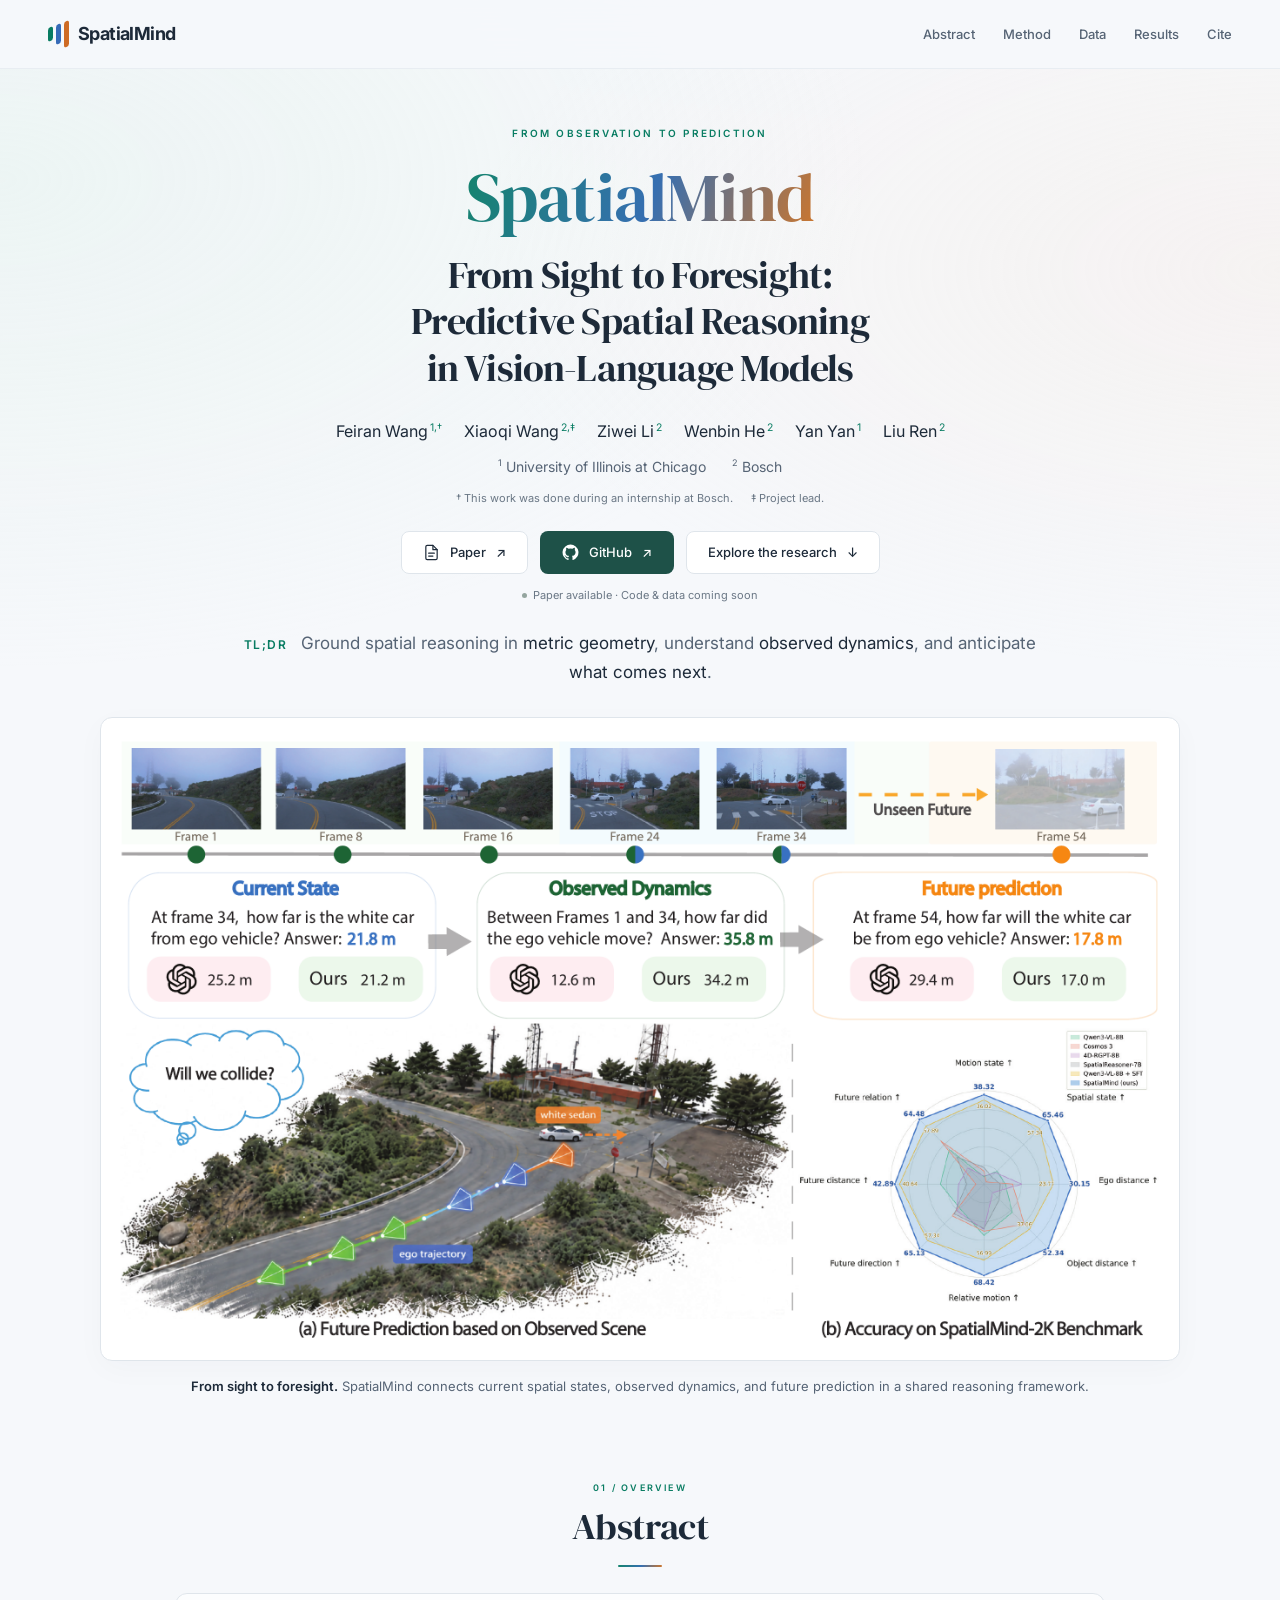
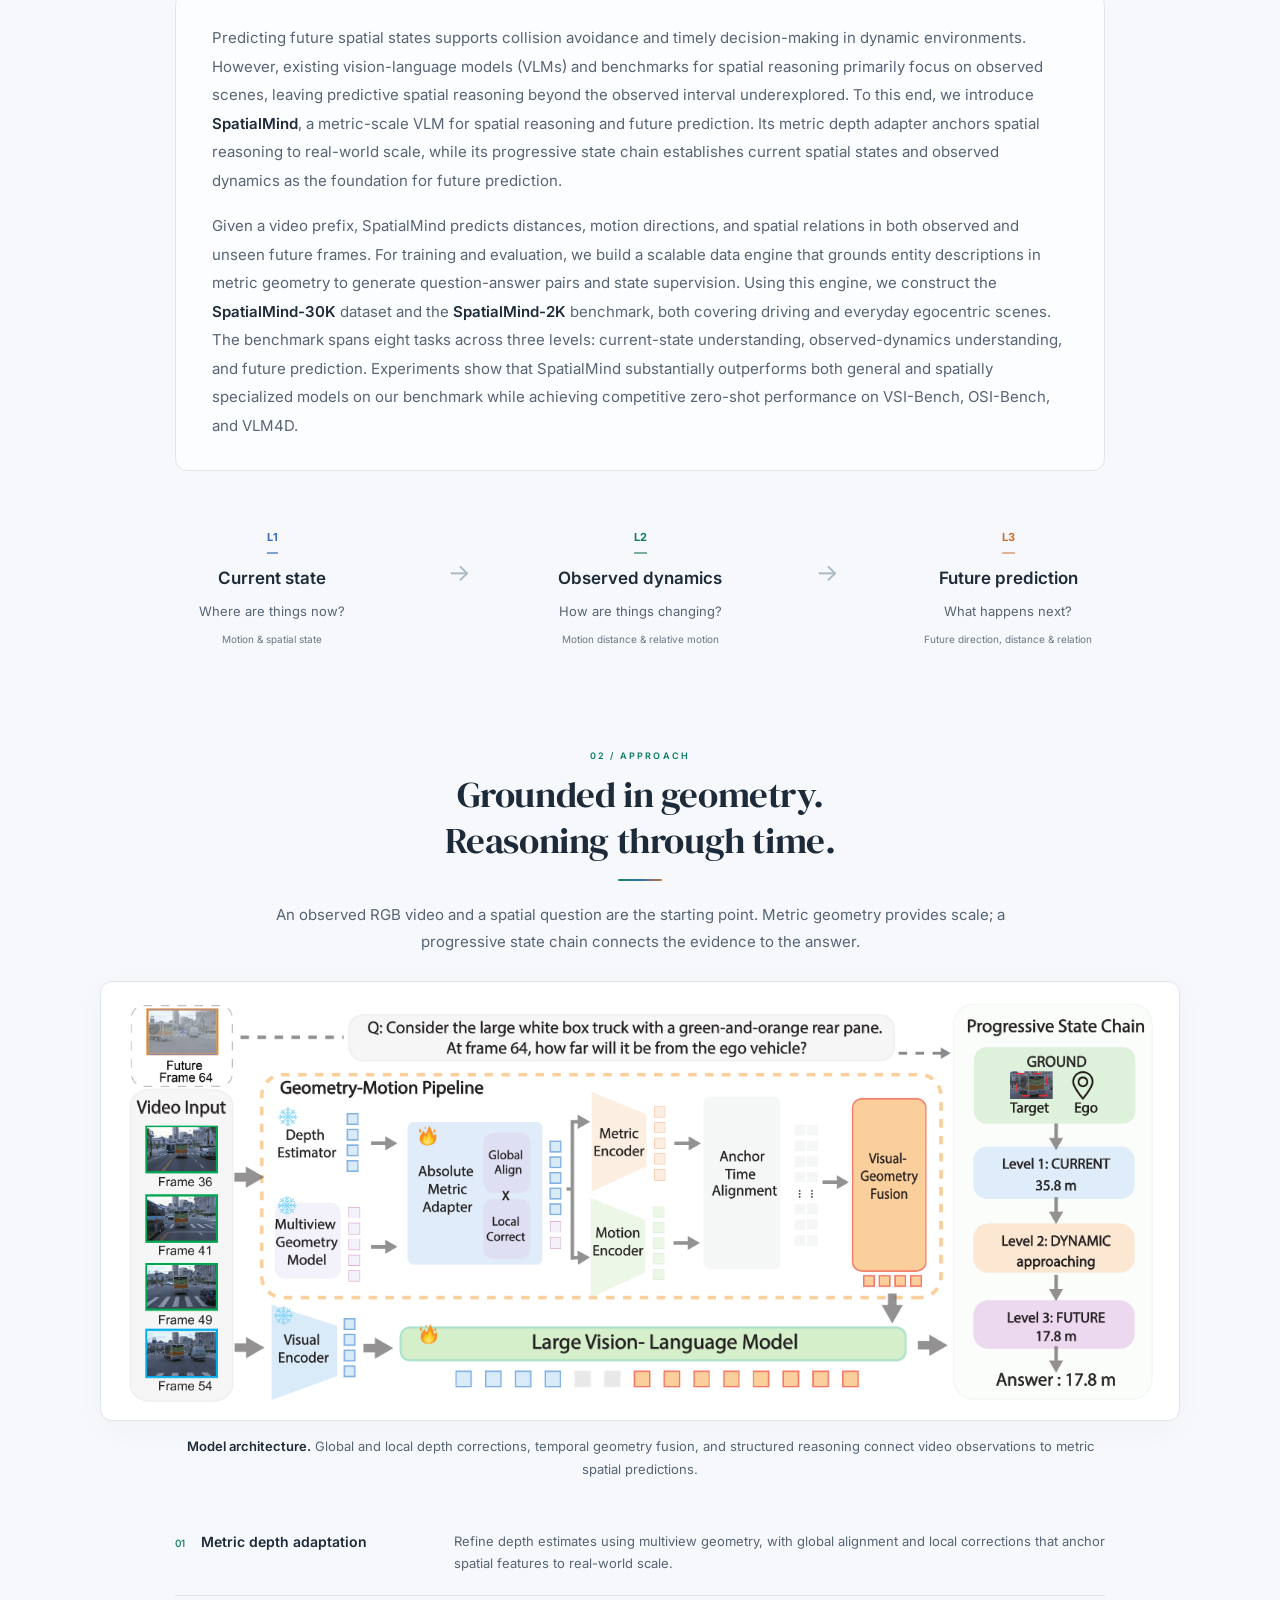
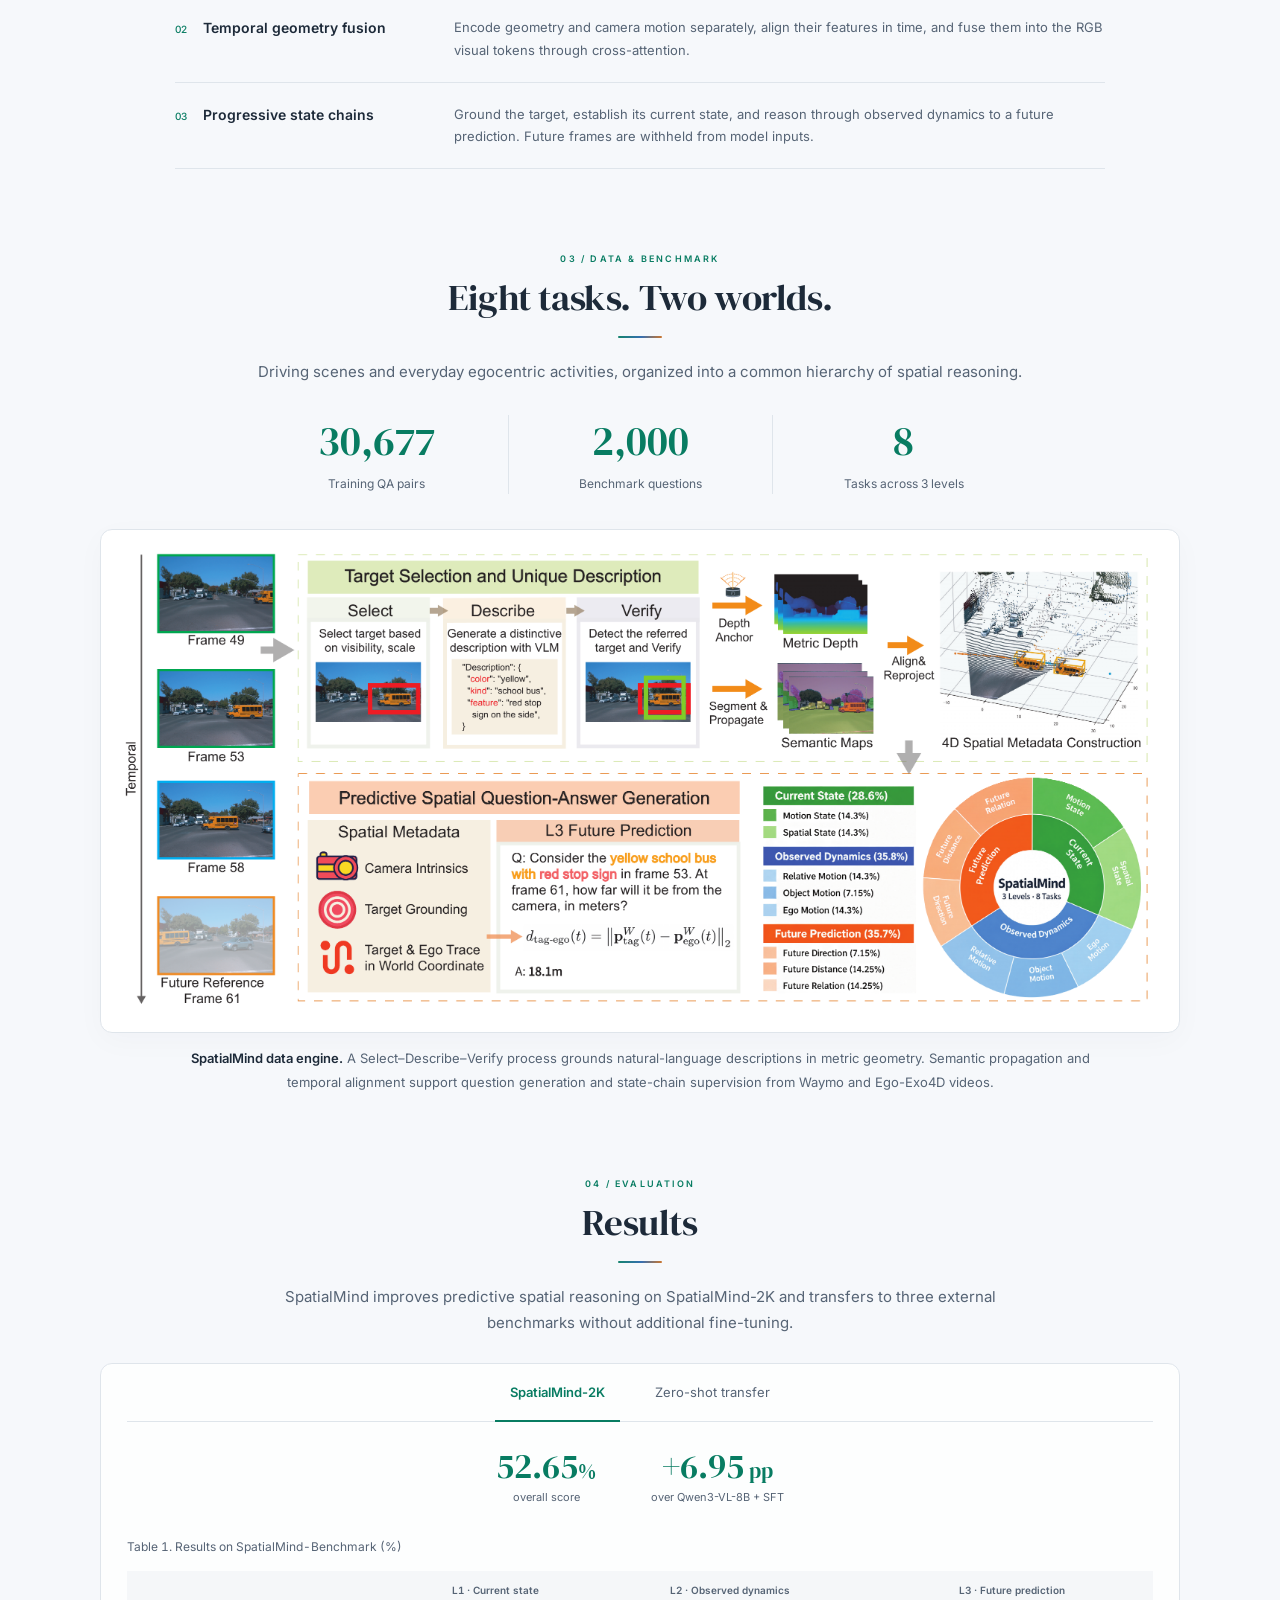
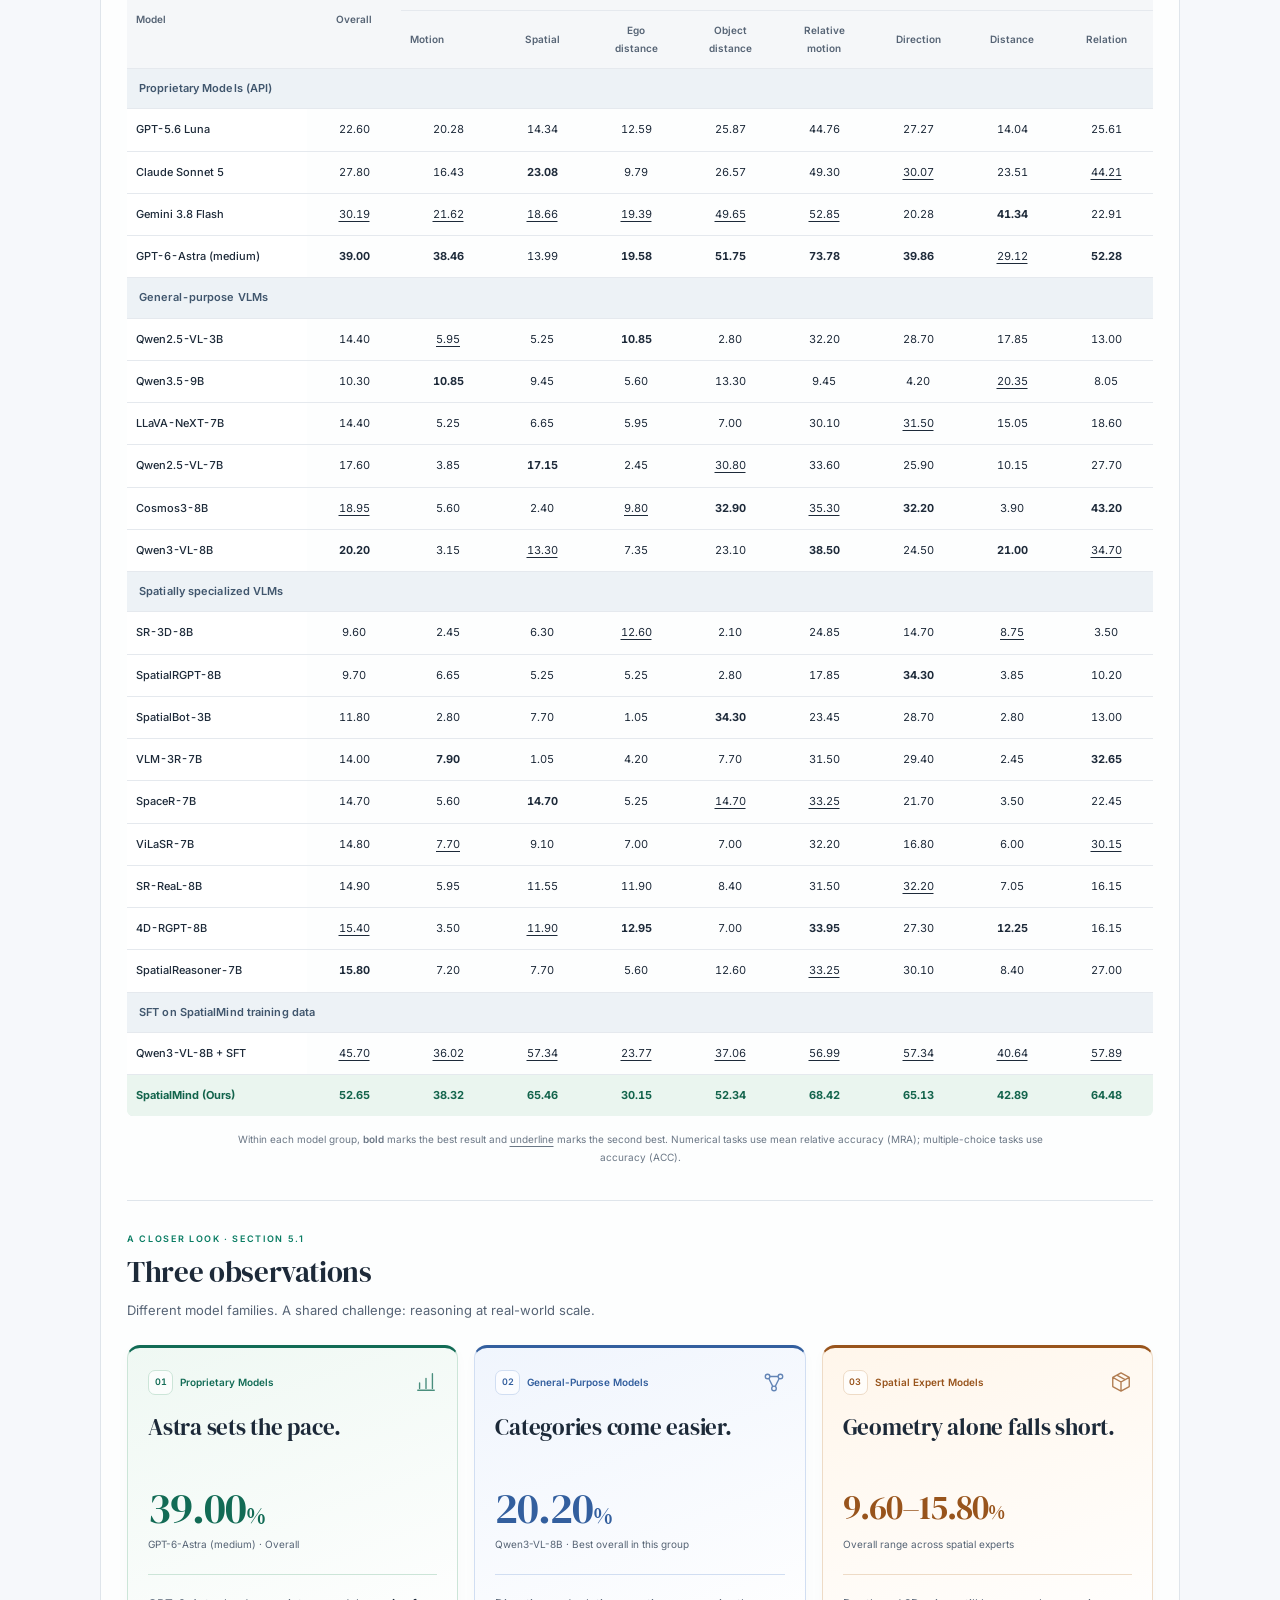
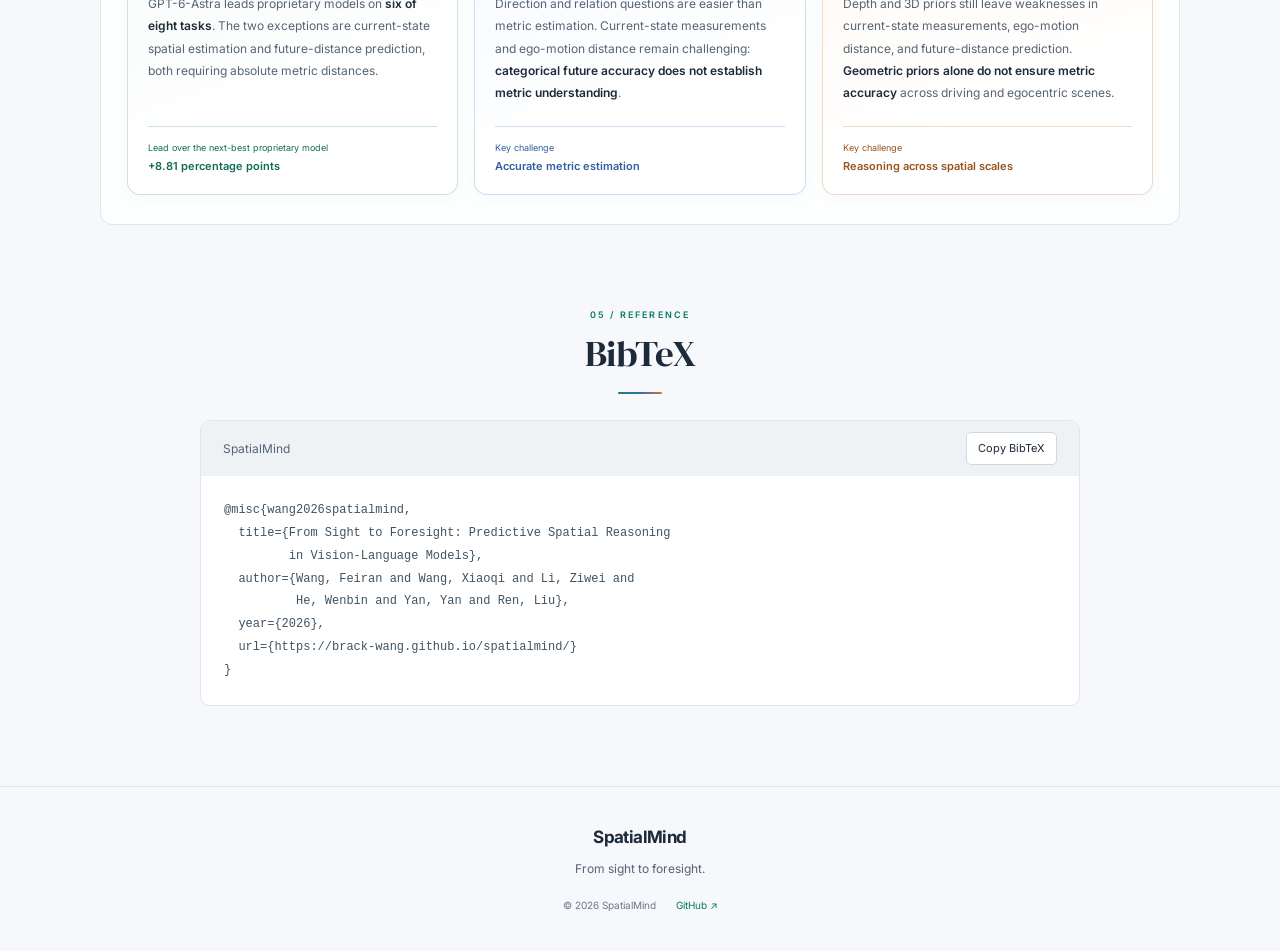
<file: index.html>
<!doctype html>
<html lang="en">
<head>
  <meta charset="utf-8">
  <meta name="viewport" content="width=device-width, initial-scale=1">
  <meta name="theme-color" content="#f6f8fb">
  <title>SpatialMind — From Sight to Foresight</title>
  <meta name="description" content="SpatialMind: metric-scale spatial reasoning and future prediction in vision-language models. From current spatial states and observed dynamics to unseen future frames.">
  <meta property="og:type" content="website">
  <meta property="og:title" content="SpatialMind — From Sight to Foresight">
  <meta property="og:description" content="Predictive Spatial Reasoning in Vision-Language Models">
  <meta property="og:url" content="https://brack-wang.github.io/spatialmind/">
  <meta property="og:image" content="https://brack-wang.github.io/spatialmind/teaser.png">
  <meta name="twitter:card" content="summary_large_image">
  <link rel="canonical" href="https://brack-wang.github.io/spatialmind/">
  <link rel="icon" href="favicon.svg" type="image/svg+xml">
  <link rel="preconnect" href="https://fonts.googleapis.com">
  <link rel="preconnect" href="https://fonts.gstatic.com" crossorigin>
  <link href="https://fonts.googleapis.com/css2?family=DM+Serif+Display&family=Inter:wght@400;500;600;700&display=swap" rel="stylesheet">
  <link rel="stylesheet" href="style.css">
  <script src="site.js" defer></script>
</head>
<body>
  <a class="skip-link" href="#main">Skip to content</a>
  <header class="site-header">
    <div class="nav-shell">
      <a class="wordmark" href="#top" aria-label="SpatialMind, back to top"><span class="brand-mark" aria-hidden="true"><i></i><i></i><i></i></span>SpatialMind</a>
      <nav aria-label="Main navigation">
        <a href="#abstract">Abstract</a><a href="#method">Method</a><a href="#data">Data</a><a href="#results">Results</a><a href="#citation">Cite</a>
      </nav>
    </div>
  </header>

  <main id="main">
    <section class="hero container" id="top" aria-labelledby="paper-title">
      <p class="eyebrow">FROM OBSERVATION TO PREDICTION</p>
      <h1 id="paper-title"><span class="project-name">SpatialMind</span><span class="paper-title">From Sight to Foresight:<br>Predictive Spatial Reasoning<br class="desktop-break"> in Vision-Language Models</span></h1>
      <div class="authors" aria-label="Authors">
        <span><a href="https://brack-wang.github.io/">Feiran Wang</a><sup>1,†</sup></span>
        <span><a href="https://scholar.google.com/citations?user=i__pLDEAAAAJ&amp;hl=en">Xiaoqi Wang</a><sup>2,‡</sup></span>
        <span><a href="https://sites.google.com/view/ziwei-li/home?pli=1&amp;authuser=0">Ziwei Li</a><sup>2</sup></span>
        <span><a href="https://hewenbin.github.io/">Wenbin He</a><sup>2</sup></span>
        <span><a href="https://tomyan555.github.io/">Yan Yan</a><sup>1</sup></span>
        <span><a href="https://www.liu-ren.com/">Liu Ren</a><sup>2</sup></span>
      </div>
      <div class="affiliations"><span><sup>1</sup> University of Illinois at Chicago</span><span><sup>2</sup> Bosch</span></div>
      <p class="author-notes"><span>† This work was done during an internship at Bosch.</span><span>‡ Project lead.</span></p>
      <div class="hero-actions">
        <a class="button button-secondary" href="https://arxiv.org/pdf/2610.04139"><svg viewBox="0 0 24 24" fill="none" stroke="currentColor" stroke-width="1.7" stroke-linecap="round" stroke-linejoin="round" aria-hidden="true"><path d="M14 2H6a2 2 0 0 0-2 2v16a2 2 0 0 0 2 2h12a2 2 0 0 0 2-2V8Z"/><path d="M14 2v6h6M8 13h8M8 17h6"/></svg>Paper <span aria-hidden="true">↗</span></a>
        <a class="button button-primary" href="https://github.com/Brack-Wang/spatialmind"><svg viewBox="0 0 24 24" aria-hidden="true"><path fill="currentColor" d="M12 .8a11.2 11.2 0 0 0-3.54 21.83c.56.1.77-.24.77-.54v-2.1c-3.12.68-3.78-1.33-3.78-1.33-.51-1.3-1.25-1.64-1.25-1.64-1.02-.7.08-.69.08-.69 1.13.08 1.72 1.16 1.72 1.16 1 1.71 2.62 1.22 3.26.93.1-.72.4-1.22.71-1.5-2.49-.28-5.11-1.24-5.11-5.53 0-1.22.44-2.22 1.16-3-.12-.28-.5-1.42.11-2.96 0 0 .94-.3 3.08 1.15a10.7 10.7 0 0 1 5.6 0c2.14-1.45 3.08-1.15 3.08-1.15.61 1.54.23 2.68.11 2.96.72.78 1.16 1.78 1.16 3 0 4.3-2.62 5.24-5.12 5.52.4.35.76 1.03.76 2.08v3.1c0 .3.2.65.77.54A11.2 11.2 0 0 0 12 .8Z"/></svg>GitHub <span aria-hidden="true">↗</span></a>
        <a class="button button-secondary" href="#abstract">Explore the research <span aria-hidden="true">↓</span></a>
      </div>
      <p class="release-note"><span aria-hidden="true"></span>Paper available · Code &amp; data coming soon</p>
      <p class="tldr"><strong>TL;DR</strong> Ground spatial reasoning in <em>metric geometry</em>, understand <em>observed dynamics</em>, and anticipate <em>what comes next</em>.</p>
    </section>

    <div class="container">
      <figure class="figure-block hero-figure">
        <a class="figure-frame" href="teaser.png" data-lightbox aria-label="Enlarge the SpatialMind overview"><img src="teaser.png" width="2400" height="1398" alt="SpatialMind reasons from a current distance estimate through observed motion to future distance prediction. A driving example and an eight-task benchmark comparison illustrate the approach." fetchpriority="high"></a>
        <figcaption><strong>From sight to foresight.</strong> SpatialMind connects current spatial states, observed dynamics, and future prediction in a shared reasoning framework.</figcaption>
      </figure>
    </div>

    <section class="section container" id="abstract" aria-labelledby="abstract-title">
      <div class="section-heading"><span class="section-label">01 / OVERVIEW</span><h2 id="abstract-title">Abstract</h2></div>
      <div class="paper-panel abstract-text">
        <p>Predicting future spatial states supports collision avoidance and timely decision-making in dynamic environments. However, existing vision-language models (VLMs) and benchmarks for spatial reasoning primarily focus on observed scenes, leaving predictive spatial reasoning beyond the observed interval underexplored. To this end, we introduce <strong>SpatialMind</strong>, a metric-scale VLM for spatial reasoning and future prediction. Its metric depth adapter anchors spatial reasoning to real-world scale, while its progressive state chain establishes current spatial states and observed dynamics as the foundation for future prediction.</p>
        <p>Given a video prefix, SpatialMind predicts distances, motion directions, and spatial relations in both observed and unseen future frames. For training and evaluation, we build a scalable data engine that grounds entity descriptions in metric geometry to generate question-answer pairs and state supervision. Using this engine, we construct the <strong>SpatialMind-30K</strong> dataset and the <strong>SpatialMind-2K</strong> benchmark, both covering driving and everyday egocentric scenes. The benchmark spans eight tasks across three levels: current-state understanding, observed-dynamics understanding, and future prediction. Experiments show that SpatialMind substantially outperforms both general and spatially specialized models on our benchmark while achieving competitive zero-shot performance on VSI-Bench, OSI-Bench, and VLM4D.</p>
      </div>
      <ol class="reasoning-levels">
        <li><span class="level-index">L1</span><h3>Current state</h3><p>Where are things now?</p><span>Motion &amp; spatial state</span></li>
        <li><span class="level-index">L2</span><h3>Observed dynamics</h3><p>How are things changing?</p><span>Motion distance &amp; relative motion</span></li>
        <li><span class="level-index">L3</span><h3>Future prediction</h3><p>What happens next?</p><span>Future direction, distance &amp; relation</span></li>
      </ol>
    </section>

    <section class="section container" id="method" aria-labelledby="method-title">
      <div class="section-heading"><span class="section-label">02 / APPROACH</span><h2 id="method-title">Grounded in geometry.<br>Reasoning through time.</h2></div>
      <p class="section-intro">An observed RGB video and a spatial question are the starting point. Metric geometry provides scale; a progressive state chain connects the evidence to the answer.</p>
      <figure class="figure-block">
        <a class="figure-frame" href="model.png" data-lightbox aria-label="Enlarge the model architecture"><img src="model.png" width="2800" height="1083" loading="lazy" alt="SpatialMind architecture with metric depth refinement, separate geometry and motion encoders, anchor time alignment, visual-geometry fusion, and progressive state-chain reasoning."></a>
        <figcaption><strong>Model architecture.</strong> Global and local depth corrections, temporal geometry fusion, and structured reasoning connect video observations to metric spatial predictions.</figcaption>
      </figure>
      <dl class="method-details">
        <div><dt><span>01</span> Metric depth adaptation</dt><dd>Refine depth estimates using multiview geometry, with global alignment and local corrections that anchor spatial features to real-world scale.</dd></div>
        <div><dt><span>02</span> Temporal geometry fusion</dt><dd>Encode geometry and camera motion separately, align their features in time, and fuse them into the RGB visual tokens through cross-attention.</dd></div>
        <div><dt><span>03</span> Progressive state chains</dt><dd>Ground the target, establish its current state, and reason through observed dynamics to a future prediction. Future frames are withheld from model inputs.</dd></div>
      </dl>
    </section>

    <section class="section container" id="data" aria-labelledby="data-title">
      <div class="section-heading"><span class="section-label">03 / DATA &amp; BENCHMARK</span><h2 id="data-title">Eight tasks. Two worlds.</h2></div>
      <p class="section-intro">Driving scenes and everyday egocentric activities, organized into a common hierarchy of spatial reasoning.</p>
      <div class="dataset-stats"><div><strong>30,677</strong><span>Training QA pairs</span></div><div><strong>2,000</strong><span>Benchmark questions</span></div><div><strong>8</strong><span>Tasks across 3 levels</span></div></div>
      <figure class="figure-block">
        <a class="figure-frame" href="data-engine.png" data-lightbox aria-label="Enlarge the data engine"><img src="data-engine.png" width="2800" height="1257" loading="lazy" alt="The SpatialMind data engine links target selection and verified entity descriptions to metric geometry, temporal spatial metadata, and question-answer generation across eight tasks."></a>
        <figcaption><strong>SpatialMind data engine.</strong> A Select–Describe–Verify process grounds natural-language descriptions in metric geometry. Semantic propagation and temporal alignment support question generation and state-chain supervision from Waymo and Ego-Exo4D videos.</figcaption>
      </figure>
    </section>

    <section class="section container" id="results" aria-labelledby="results-title">
      <div class="section-heading"><span class="section-label">04 / EVALUATION</span><h2 id="results-title">Results</h2></div>
      <p class="section-intro">SpatialMind improves predictive spatial reasoning on SpatialMind-2K and transfers to three external benchmarks without additional fine-tuning.</p>
      <div class="results-tabs" data-tabs>
        <div class="tab-list" role="tablist" aria-label="Evaluation benchmark">
          <button role="tab" id="tab-spatialmind" aria-controls="panel-spatialmind" aria-selected="true" tabindex="0">SpatialMind-2K</button>
          <button role="tab" id="tab-transfer" aria-controls="panel-transfer" aria-selected="false" tabindex="-1">Zero-shot transfer</button>
        </div>
        <div id="panel-spatialmind" role="tabpanel" aria-labelledby="tab-spatialmind" tabindex="0">
          <div class="result-summary"><p><strong>52.65<span>%</span></strong> overall score</p><p><strong>+6.95<span> pp</span></strong> over Qwen3-VL-8B + SFT</p></div>
          <div class="table-scroll" tabindex="0" role="region" aria-label="SpatialMind-2K results, scroll horizontally for all tasks">
            <table class="results-table benchmark-table" aria-describedby="benchmark-table-note">
              <caption>Table 1. Results on SpatialMind-Benchmark (%)</caption>
              <thead>
                <tr><th scope="col" rowspan="2">Model</th><th scope="col" rowspan="2">Overall</th><th scope="colgroup" colspan="2">L1 · Current state</th><th scope="colgroup" colspan="3">L2 · Observed dynamics</th><th scope="colgroup" colspan="3">L3 · Future prediction</th></tr>
                <tr><th scope="col">Motion</th><th scope="col">Spatial</th><th scope="col">Ego<br>distance</th><th scope="col">Object<br>distance</th><th scope="col">Relative<br>motion</th><th scope="col">Direction</th><th scope="col">Distance</th><th scope="col">Relation</th></tr>
              </thead>
              <tbody>
                <tr class="model-group"><th colspan="10" scope="rowgroup"><span>Proprietary Models (API)</span></th></tr>
                <tr><th scope="row">GPT-5.6 Luna</th><td>22.60</td><td>20.28</td><td>14.34</td><td>12.59</td><td>25.87</td><td>44.76</td><td>27.27</td><td>14.04</td><td>25.61</td></tr>
                <tr><th scope="row">Claude Sonnet 5</th><td>27.80</td><td>16.43</td><td><strong>23.08</strong></td><td>9.79</td><td>26.57</td><td>49.30</td><td><span class="second-best">30.07</span></td><td>23.51</td><td><span class="second-best">44.21</span></td></tr>
                <tr><th scope="row">Gemini 3.8 Flash</th><td><span class="second-best">30.19</span></td><td><span class="second-best">21.62</span></td><td><span class="second-best">18.66</span></td><td><span class="second-best">19.39</span></td><td><span class="second-best">49.65</span></td><td><span class="second-best">52.85</span></td><td>20.28</td><td><strong>41.34</strong></td><td>22.91</td></tr>
                <tr><th scope="row">GPT-6-Astra (medium)</th><td><strong>39.00</strong></td><td><strong>38.46</strong></td><td>13.99</td><td><strong>19.58</strong></td><td><strong>51.75</strong></td><td><strong>73.78</strong></td><td><strong>39.86</strong></td><td><span class="second-best">29.12</span></td><td><strong>52.28</strong></td></tr>
              </tbody>
              <tbody>
                <tr class="model-group"><th colspan="10" scope="rowgroup"><span>General-purpose VLMs</span></th></tr>
                <tr><th scope="row">Qwen2.5-VL-3B</th><td>14.40</td><td><span class="second-best">5.95</span></td><td>5.25</td><td><strong>10.85</strong></td><td>2.80</td><td>32.20</td><td>28.70</td><td>17.85</td><td>13.00</td></tr>
                <tr><th scope="row">Qwen3.5-9B</th><td>10.30</td><td><strong>10.85</strong></td><td>9.45</td><td>5.60</td><td>13.30</td><td>9.45</td><td>4.20</td><td><span class="second-best">20.35</span></td><td>8.05</td></tr>
                <tr><th scope="row">LLaVA-NeXT-7B</th><td>14.40</td><td>5.25</td><td>6.65</td><td>5.95</td><td>7.00</td><td>30.10</td><td><span class="second-best">31.50</span></td><td>15.05</td><td>18.60</td></tr>
                <tr><th scope="row">Qwen2.5-VL-7B</th><td>17.60</td><td>3.85</td><td><strong>17.15</strong></td><td>2.45</td><td><span class="second-best">30.80</span></td><td>33.60</td><td>25.90</td><td>10.15</td><td>27.70</td></tr>
                <tr><th scope="row">Cosmos3-8B</th><td><span class="second-best">18.95</span></td><td>5.60</td><td>2.40</td><td><span class="second-best">9.80</span></td><td><strong>32.90</strong></td><td><span class="second-best">35.30</span></td><td><strong>32.20</strong></td><td>3.90</td><td><strong>43.20</strong></td></tr>
                <tr><th scope="row">Qwen3-VL-8B</th><td><strong>20.20</strong></td><td>3.15</td><td><span class="second-best">13.30</span></td><td>7.35</td><td>23.10</td><td><strong>38.50</strong></td><td>24.50</td><td><strong>21.00</strong></td><td><span class="second-best">34.70</span></td></tr>
              </tbody>
              <tbody>
                <tr class="model-group"><th colspan="10" scope="rowgroup"><span>Spatially specialized VLMs</span></th></tr>
                <tr><th scope="row">SR-3D-8B</th><td>9.60</td><td>2.45</td><td>6.30</td><td><span class="second-best">12.60</span></td><td>2.10</td><td>24.85</td><td>14.70</td><td><span class="second-best">8.75</span></td><td>3.50</td></tr>
                <tr><th scope="row">SpatialRGPT-8B</th><td>9.70</td><td>6.65</td><td>5.25</td><td>5.25</td><td>2.80</td><td>17.85</td><td><strong>34.30</strong></td><td>3.85</td><td>10.20</td></tr>
                <tr><th scope="row">SpatialBot-3B</th><td>11.80</td><td>2.80</td><td>7.70</td><td>1.05</td><td><strong>34.30</strong></td><td>23.45</td><td>28.70</td><td>2.80</td><td>13.00</td></tr>
                <tr><th scope="row">VLM-3R-7B</th><td>14.00</td><td><strong>7.90</strong></td><td>1.05</td><td>4.20</td><td>7.70</td><td>31.50</td><td>29.40</td><td>2.45</td><td><strong>32.65</strong></td></tr>
                <tr><th scope="row">SpaceR-7B</th><td>14.70</td><td>5.60</td><td><strong>14.70</strong></td><td>5.25</td><td><span class="second-best">14.70</span></td><td><span class="second-best">33.25</span></td><td>21.70</td><td>3.50</td><td>22.45</td></tr>
                <tr><th scope="row">ViLaSR-7B</th><td>14.80</td><td><span class="second-best">7.70</span></td><td>9.10</td><td>7.00</td><td>7.00</td><td>32.20</td><td>16.80</td><td>6.00</td><td><span class="second-best">30.15</span></td></tr>
                <tr><th scope="row">SR-ReaL-8B</th><td>14.90</td><td>5.95</td><td>11.55</td><td>11.90</td><td>8.40</td><td>31.50</td><td><span class="second-best">32.20</span></td><td>7.05</td><td>16.15</td></tr>
                <tr><th scope="row">4D-RGPT-8B</th><td><span class="second-best">15.40</span></td><td>3.50</td><td><span class="second-best">11.90</span></td><td><strong>12.95</strong></td><td>7.00</td><td><strong>33.95</strong></td><td>27.30</td><td><strong>12.25</strong></td><td>16.15</td></tr>
                <tr><th scope="row">SpatialReasoner-7B</th><td><strong>15.80</strong></td><td>7.20</td><td>7.70</td><td>5.60</td><td>12.60</td><td><span class="second-best">33.25</span></td><td>30.10</td><td>8.40</td><td>27.00</td></tr>
              </tbody>
              <tbody>
                <tr class="model-group"><th colspan="10" scope="rowgroup"><span>SFT on SpatialMind training data</span></th></tr>
                <tr><th scope="row">Qwen3-VL-8B + SFT</th><td><span class="second-best">45.70</span></td><td><span class="second-best">36.02</span></td><td><span class="second-best">57.34</span></td><td><span class="second-best">23.77</span></td><td><span class="second-best">37.06</span></td><td><span class="second-best">56.99</span></td><td><span class="second-best">57.34</span></td><td><span class="second-best">40.64</span></td><td><span class="second-best">57.89</span></td></tr>
                <tr class="ours"><th scope="row">SpatialMind (Ours)</th><td><strong>52.65</strong></td><td><strong>38.32</strong></td><td><strong>65.46</strong></td><td><strong>30.15</strong></td><td><strong>52.34</strong></td><td><strong>68.42</strong></td><td><strong>65.13</strong></td><td><strong>42.89</strong></td><td><strong>64.48</strong></td></tr>
              </tbody>
            </table>
          </div>
          <p class="table-note" id="benchmark-table-note">Within each model group, <strong>bold</strong> marks the best result and <span class="second-best">underline</span> marks the second best. Numerical tasks use mean relative accuracy (MRA); multiple-choice tasks use accuracy (ACC).</p>
          <p class="table-scroll-hint">Scroll horizontally to view all eight tasks.</p>
          <section class="result-observations" aria-labelledby="observations-title">
            <div class="insights-heading"><p class="insights-kicker">A CLOSER LOOK · SECTION 5.1</p><h3 id="observations-title">Three observations</h3><p class="observations-intro">Different model families. A shared challenge: reasoning at real-world scale.</p></div>
            <ol class="observation-list" role="list">
              <li class="insight-card insight-tone-1">
                <div class="insight-card-top"><span class="insight-category"><span class="insight-index">01</span>Proprietary Models</span><svg viewBox="0 0 24 24" fill="none" stroke="currentColor" stroke-width="1.5" stroke-linecap="round" stroke-linejoin="round" aria-hidden="true"><path d="M5 19V13M12 19V8M19 19V3M3 21h18"/></svg></div>
                <h4>Astra sets the pace.</h4>
                <div class="insight-metric"><p class="insight-value">39.00<span>%</span></p><p class="insight-metric-label">GPT-6-Astra (medium) · Overall</p></div>
                <p class="insight-copy">GPT-6-Astra leads proprietary models on <strong>six of eight tasks</strong>. The two exceptions are current-state spatial estimation and future-distance prediction, both requiring absolute metric distances.</p>
                <p class="insight-footer"><span>Lead over the next-best proprietary model</span><strong>+8.81 percentage points</strong></p>
              </li>
              <li class="insight-card insight-tone-2">
                <div class="insight-card-top"><span class="insight-category"><span class="insight-index">02</span>General-Purpose Models</span><svg viewBox="0 0 24 24" fill="none" stroke="currentColor" stroke-width="1.5" stroke-linecap="round" stroke-linejoin="round" aria-hidden="true"><circle cx="5" cy="6" r="2.5"/><circle cx="19" cy="6" r="2.5"/><circle cx="12" cy="19" r="2.5"/><path d="M8 6h8M6.5 8.5l4 8M17.5 8.5l-4 8"/></svg></div>
                <h4>Categories come easier.</h4>
                <div class="insight-metric"><p class="insight-value">20.20<span>%</span></p><p class="insight-metric-label">Qwen3-VL-8B · Best overall in this group</p></div>
                <p class="insight-copy">Direction and relation questions are easier than metric estimation. Current-state measurements and ego-motion distance remain challenging: <strong>categorical future accuracy does not establish metric understanding</strong>.</p>
                <p class="insight-footer"><span>Key challenge</span><strong>Accurate metric estimation</strong></p>
              </li>
              <li class="insight-card insight-tone-3">
                <div class="insight-card-top"><span class="insight-category"><span class="insight-index">03</span>Spatial Expert Models</span><svg viewBox="0 0 24 24" fill="none" stroke="currentColor" stroke-width="1.5" stroke-linecap="round" stroke-linejoin="round" aria-hidden="true"><path d="m12 2 9 5v10l-9 5-9-5V7l9-5Z M3 7l9 5 9-5M12 12v10M7.5 4.5l9 5"/></svg></div>
                <h4>Geometry alone falls short.</h4>
                <div class="insight-metric"><p class="insight-value insight-value-wide">9.60–15.80<span>%</span></p><p class="insight-metric-label">Overall range across spatial experts</p></div>
                <p class="insight-copy">Depth and 3D priors still leave weaknesses in current-state measurements, ego-motion distance, and future-distance prediction. <strong>Geometric priors alone do not ensure metric accuracy</strong> across driving and egocentric scenes.</p>
                <p class="insight-footer"><span>Key challenge</span><strong>Reasoning across spatial scales</strong></p>
              </li>
            </ol>
          </section>
        </div>
        <div id="panel-transfer" role="tabpanel" aria-labelledby="tab-transfer" tabindex="0" hidden>
          <div class="table-scroll" tabindex="0" role="region" aria-label="Zero-shot transfer results">
            <table class="results-table transfer-table"><caption>SpatialMind: zero-shot evaluation on external benchmarks (%)</caption><thead><tr><th scope="col">Benchmark</th><th scope="col">Average / Overall</th><th scope="col">Breakdown</th></tr></thead><tbody>
              <tr><th scope="row">VSI-Bench</th><td class="score">46.4</td><td>Measurement: 52.1 · Spatiotemporal: 52.4</td></tr>
              <tr><th scope="row">OSI-Bench</th><td class="score">35.0</td><td>Static: 30.2 · Dynamic: 33.4</td></tr>
              <tr><th scope="row">VLM4D</th><td class="score">53.4</td><td>Real: 53.5 · Synthetic: 52.9</td></tr>
            </tbody></table>
          </div>
          <p class="table-note">Each benchmark retains its original scoring convention. Scores across different benchmarks are not directly comparable.</p>
          <section class="result-observations" aria-labelledby="transfer-observations-title">
            <div class="insights-heading"><p class="insights-kicker">BEYOND OUR BENCHMARK · SECTION 5.2</p><h3 id="transfer-observations-title">What transfers to new scenes?</h3><p class="observations-intro">Three external benchmarks, evaluated without additional fine-tuning.</p></div>
            <ol class="observation-list" role="list">
              <li class="insight-card insight-tone-1">
                <div class="insight-card-top"><span class="insight-category"><span class="insight-index">01</span>VSI-Bench</span><svg viewBox="0 0 24 24" fill="none" stroke="currentColor" stroke-width="1.5" stroke-linecap="round" stroke-linejoin="round" aria-hidden="true"><path d="M5 19V13M12 19V8M19 19V3M3 21h18"/></svg></div>
                <h4>Metric understanding transfers indoors.</h4>
                <div class="insight-focus"><span>Benchmark focus</span><p>Video-based spatial understanding, with an emphasis on metric measurement and spatiotemporal reasoning.</p></div>
                <p class="insight-copy"><strong>SpatialMind leads measurement and spatiotemporal reasoning</strong> among the compared models, while remaining competitive overall. These results support the transfer of metric reasoning to indoor scenes.</p>
                <p class="insight-footer"><span>Strongest results</span><strong>Measurement + spatiotemporal</strong></p>
              </li>
              <li class="insight-card insight-tone-2">
                <div class="insight-card-top"><span class="insight-category"><span class="insight-index">02</span>OSI-Bench</span><svg viewBox="0 0 24 24" fill="none" stroke="currentColor" stroke-width="1.5" stroke-linecap="round" stroke-linejoin="round" aria-hidden="true"><circle cx="5" cy="6" r="2.5"/><circle cx="19" cy="6" r="2.5"/><circle cx="12" cy="19" r="2.5"/><path d="M8 6h8M6.5 8.5l4 8M17.5 8.5l-4 8"/></svg></div>
                <h4>Stronger open-world spatial inference.</h4>
                <div class="insight-focus"><span>Benchmark focus</span><p>Open-world spatial inference in both static and dynamic metric settings.</p></div>
                <p class="insight-copy"><strong>SpatialMind leads overall and in static metric reasoning</strong> among the compared models, with competitive dynamic performance. This supports its ability to reason about spatial relationships in open-world environments.</p>
                <p class="insight-footer"><span>Strongest results</span><strong>Overall + static reasoning</strong></p>
              </li>
              <li class="insight-card insight-tone-3">
                <div class="insight-card-top"><span class="insight-category"><span class="insight-index">03</span>VLM4D</span><svg viewBox="0 0 24 24" fill="none" stroke="currentColor" stroke-width="1.5" stroke-linecap="round" stroke-linejoin="round" aria-hidden="true"><path d="m12 2 9 5v10l-9 5-9-5V7l9-5Z M3 7l9 5 9-5M12 12v10M7.5 4.5l9 5"/></svg></div>
                <h4>Motion reasoning across visual domains.</h4>
                <div class="insight-focus"><span>Benchmark focus</span><p>Spatial and temporal understanding across real and synthetic videos, including motion and perspective changes.</p></div>
                <p class="insight-copy"><strong>SpatialMind leads overall and on both real and synthetic videos</strong> among the compared models, supporting the transfer of motion and perspective understanding across visual environments.</p>
                <p class="insight-footer"><span>Strongest results</span><strong>Real + synthetic videos</strong></p>
              </li>
            </ol>
          </section>
        </div>
      </div>
    </section>

    <section class="section container citation-section" id="citation" aria-labelledby="citation-title">
      <div class="section-heading"><span class="section-label">05 / REFERENCE</span><h2 id="citation-title">BibTeX</h2></div>
      <div class="citation-box"><div class="citation-bar"><span>SpatialMind</span><button class="copy-button" id="copy-citation" type="button">Copy BibTeX</button></div><pre><code id="bibtex">@misc{wang2026spatialmind,
  title={From Sight to Foresight: Predictive Spatial Reasoning
         in Vision-Language Models},
  author={Wang, Feiran and Wang, Xiaoqi and Li, Ziwei and
          He, Wenbin and Yan, Yan and Ren, Liu},
  year={2026},
  url={https://brack-wang.github.io/spatialmind/}
}</code></pre><p id="copy-status" class="copy-status" role="status" aria-live="polite"></p></div>
    </section>
  </main>
  <footer><a class="wordmark" href="#top">SpatialMind</a><p>From sight to foresight.</p><div><span>© 2026 SpatialMind</span><a href="https://github.com/Brack-Wang/spatialmind">GitHub ↗</a></div></footer>
  <dialog id="figure-dialog" aria-labelledby="figure-dialog-title"><div class="dialog-bar"><h2 id="figure-dialog-title">Figure preview</h2><button type="button" id="close-figure" aria-label="Close figure preview">×</button></div><img id="expanded-figure" alt=""><p id="expanded-caption"></p></dialog>
</body>
</html>
</file>
<file: style.css>
:root {
  color-scheme: light;
  --ink: #1d2a39;
  --muted: #566475;
  --light: #6a7785;
  --green: #087c62;
  --blue: #356bb8;
  --orange: #ce6b24;
  --line: #dfe5eb;
  --paper: #fff;
  --gradient: linear-gradient(110deg, #14846c 0%, #366fb1 53%, #cd762c 100%);
}
* { box-sizing: border-box; }
html { scroll-behavior: smooth; scroll-padding-top: 90px; }
body { margin: 0; background: #f6f8fb; color: var(--ink); font: 400 16px/1.75 "Inter", -apple-system, BlinkMacSystemFont, "Segoe UI", sans-serif; }
body::before { content: ""; position: fixed; inset: 0; z-index: -1; background: radial-gradient(ellipse at 0% 20%, #d8eee44d, transparent 48%), radial-gradient(ellipse at 100% 30%, #f5e4d945, transparent 45%); pointer-events: none; }
a { color: var(--green); text-decoration: none; text-underline-offset: 4px; }
a:hover { text-decoration: underline; }
button, a { -webkit-tap-highlight-color: transparent; }
button { font: inherit; cursor: pointer; }
button:disabled { cursor: default; }
:focus-visible { outline: 3px solid #356bb8; outline-offset: 5px; }
img { display: block; max-width: 100%; height: auto; }
sup { font-size: .65em; line-height: 0; }
strong { font-weight: 600; }
[hidden] { display: none !important; }
.container { width: min(1080px, calc(100% - 48px)); margin-inline: auto; }
.skip-link { position: fixed; top: -80px; left: 16px; z-index: 200; padding: 8px 16px; background: white; border: 1px solid var(--green); }
.skip-link:focus { top: 10px; }
.site-header { position: sticky; top: 0; z-index: 20; background: #f6f8fbec; border-bottom: 1px solid #dfe5eb9c; backdrop-filter: blur(16px); }
.nav-shell { max-width: 1240px; min-height: 68px; padding: 12px 28px; margin: auto; display: flex; align-items: center; justify-content: space-between; gap: 24px; }
.wordmark { display: inline-flex; align-items: center; gap: 9px; font-size: 18px; font-weight: 700; letter-spacing: -.6px; color: var(--ink); }
.wordmark:hover { text-decoration: none; }
.brand-mark { display: flex; gap: 3px; align-items: center; }
.brand-mark i { width: 5px; height: 14px; border-radius: 3px; background: var(--green); transform: skewY(-20deg); }
.brand-mark i:nth-child(2) { height: 20px; background: var(--blue); }
.brand-mark i:nth-child(3) { height: 26px; background: var(--orange); }
nav { display: flex; align-items: center; gap: 28px; }
nav a { color: var(--muted); font-size: 13px; font-weight: 500; transition: color .15s; }
nav a:hover, nav a[aria-current] { color: var(--green); }
.hero { text-align: center; padding-block: 56px 30px; }
.eyebrow, .section-label { font-size: 10px; font-weight: 600; letter-spacing: 2.2px; color: var(--green); }
.eyebrow { margin: 0 0 14px; }
h1 { margin: 0; font-family: "DM Serif Display", Georgia, serif; font-weight: 400; line-height: 1.2; letter-spacing: -.8px; }
.project-name { display: block; width: fit-content; margin: 0 auto 14px; font-size: clamp(48px, 7vw, 68px); background: var(--gradient); background-clip: text; -webkit-background-clip: text; color: transparent; }
.paper-title { display: block; font-size: clamp(25px, 3.6vw, 38px); line-height: 1.22; max-width: 900px; margin: auto; }
.authors { display: flex; flex-wrap: wrap; justify-content: center; gap: 5px 22px; margin: 26px 0 10px; font-size: 16px; }
.authors > span { white-space: nowrap; }
.authors a { color: var(--ink); }
.authors sup { color: var(--green); padding-left: 2px; }
.affiliations { display: flex; flex-wrap: wrap; justify-content: center; gap: 6px 26px; color: var(--muted); font-size: 14px; }
.author-notes { display: flex; flex-wrap: wrap; justify-content: center; gap: 3px 18px; margin: 9px 0 23px; font-size: 11px; color: var(--light); }
.hero-actions { display: flex; flex-wrap: wrap; gap: 12px; justify-content: center; }
.button { display: inline-flex; justify-content: center; align-items: center; gap: 10px; min-height: 43px; padding: 9px 21px; border-radius: 8px; font-size: 13px; font-weight: 500; border: 1px solid transparent; transition: transform .2s, box-shadow .2s; }
.button:hover { text-decoration: none; transform: translateY(-2px); box-shadow: 0 5px 15px #233d4512; }
.button svg { width: 17px; height: 17px; }
.button-primary { background: #1e5148; color: white; }
.button-secondary { background: white; color: var(--ink); border-color: var(--line); }
.release-note { margin: 12px 0 24px; color: var(--light); font-size: 11px; display: flex; align-items: center; justify-content: center; gap: 6px; }
.release-note > span { width: 5px; height: 5px; border-radius: 50%; background: #94a59f; }
.tldr { max-width: 830px; margin: 0 auto; font-size: 17px; line-height: 1.7; color: var(--muted); }
.tldr strong { color: var(--green); font-size: 12px; letter-spacing: 1.5px; margin-right: 9px; }
.tldr em { font-style: normal; color: var(--ink); }
.figure-block { margin: 0; }
.figure-frame { display: block; padding: 17px; border: 1px solid var(--line); border-radius: 12px; background: white; box-shadow: 0 8px 30px #22344707; overflow: hidden; cursor: zoom-in; }
.figure-frame:hover { border-color: #a5bdb7; }
.figure-frame img { width: 100%; }
figcaption { max-width: 930px; margin: 14px auto 0; color: var(--muted); font-size: 13px; line-height: 1.8; text-align: center; }
figcaption strong { color: var(--ink); }
.section { padding-top: 82px; }
.section-heading { text-align: center; margin-bottom: 26px; }
.section-label { display: block; margin-bottom: 7px; font-size: 9px; }
h2 { margin: 0; font: 400 clamp(28px, 3.6vw, 37px)/1.25 "DM Serif Display", Georgia, serif; letter-spacing: -.4px; }
.section-heading::after { content: ""; display: block; margin: 16px auto 0; height: 2px; width: 44px; border-radius: 2px; background: var(--gradient); }
.section-intro { max-width: 790px; margin: -5px auto 26px; text-align: center; color: var(--muted); font-size: 15px; }
.paper-panel { background: #ffffffb3; border: 1px solid var(--line); border-radius: 12px; }
.abstract-text { max-width: 930px; padding: 30px 36px; margin: auto; color: var(--muted); font-size: 15px; line-height: 1.9; }
.abstract-text p { margin: 0; }
.abstract-text p + p { margin-top: 17px; }
.abstract-text strong { color: var(--ink); }
.reasoning-levels { list-style: none; display: grid; grid-template-columns: repeat(3, 1fr); gap: 24px; padding: 0; margin: 35px 0 0; text-align: center; }
.reasoning-levels li { position: relative; padding: 15px 10px; }
.reasoning-levels li + li::before { content: "→"; position: absolute; left: -20px; top: 46px; color: #a9b7c4; font-size: 24px; }
.level-index { display: inline-block; font-size: 11px; font-weight: 700; color: var(--blue); border-bottom: 2px solid #7fa3d5; padding-bottom: 4px; margin-bottom: 10px; }
.reasoning-levels li:nth-child(2) .level-index { color: var(--green); border-color: #7aaf9e; }
.reasoning-levels li:nth-child(3) .level-index { color: var(--orange); border-color: #e1b595; }
.reasoning-levels h3 { font-size: 17px; font-weight: 600; margin: 0 0 7px; }
.reasoning-levels p { font-size: 13px; margin: 0; color: var(--muted); }
.reasoning-levels li > span:last-child { font-size: 10px; color: var(--light); }
.method-details { max-width: 930px; margin: 28px auto 0; }
.method-details > div { display: grid; grid-template-columns: 255px 1fr; gap: 24px; padding: 20px 0; border-bottom: 1px solid var(--line); }
.method-details dt { font-size: 14px; font-weight: 600; }
.method-details dt span { font-size: 10px; color: var(--green); margin-right: 12px; font-weight: 500; }
.method-details dd { margin: 0; color: var(--muted); font-size: 13px; }
.dataset-stats { display: grid; grid-template-columns: repeat(3, 1fr); max-width: 790px; margin: 30px auto 35px; }
.dataset-stats > div { text-align: center; }
.dataset-stats > div + div { border-left: 1px solid var(--line); }
.dataset-stats strong { display: block; color: var(--green); font: 400 clamp(27px, 4vw, 41px)/1.3 "DM Serif Display", Georgia, serif; }
.dataset-stats span { display: block; margin-top: 4px; font-size: 12px; color: var(--muted); }
.results-tabs { background: #ffffffc9; border: 1px solid var(--line); border-radius: 12px; padding: 0 26px 15px; }
.tab-list { display: flex; justify-content: center; gap: 20px; border-bottom: 1px solid var(--line); margin-bottom: 22px; }
.tab-list button { border: 0; border-bottom: 2px solid transparent; background: transparent; padding: 17px 15px; font-size: 13px; color: var(--muted); margin-bottom: -1px; }
.tab-list button[aria-selected="true"] { border-bottom-color: var(--green); color: var(--green); font-weight: 600; }
.result-summary { display: flex; gap: 55px; justify-content: center; margin: 22px 0 28px; }
.result-summary p { margin: 0; color: var(--muted); font-size: 11px; text-align: center; }
.result-summary strong { display: block; font: 400 34px/1.3 "DM Serif Display", Georgia, serif; color: var(--green); }
.result-summary strong span { font-size: 21px; }
.table-scroll { max-width: 100%; overflow-x: auto; border-radius: 6px; }
.results-table { width: 100%; border-collapse: collapse; font-size: 11px; font-variant-numeric: tabular-nums; }
.results-table caption { text-align: left; padding: 0 0 14px; color: var(--muted); font-size: 12px; }
.results-table td, .results-table th { text-align: center; padding: 11px 9px; white-space: nowrap; border-bottom: 1px solid #e5e9ee; }
.results-table thead th { background: #f5f7f9; color: var(--muted); font-weight: 500; font-size: 10px; }
.results-table th:first-child { text-align: left; }
.results-table tbody th { font-weight: 500; }
.results-table .ours { background: #eaf5ef; color: #13644c; font-weight: 600; }
.results-table .ours th { font-weight: 700; }
.results-table tbody tr:last-child > * { border-bottom: 0; }
.table-note { text-align: center; font-size: 10px; color: var(--light); margin: 15px auto 8px; max-width: 850px; }
.benchmark-table { min-width: 1000px; table-layout: fixed; }
.benchmark-table thead th[rowspan]:first-child { width: 180px; position: sticky; left: 0; z-index: 2; box-shadow: 1px 0 0 #e5e9ee; }
.benchmark-table thead th { font-weight: 600; }
.benchmark-table tbody tr:last-child > * { border-bottom: 1px solid #e5e9ee; }
.benchmark-table tbody:last-child tr:last-child > * { border-bottom: 0; }
.benchmark-table .model-group th { padding: 10px 12px; background: #edf2f6; color: #40566d; font-size: 11px; font-weight: 600; letter-spacing: .1px; }
.benchmark-table .model-group span { display: inline-block; position: sticky; left: 12px; }
.benchmark-table tbody tr:not(.model-group) > th { position: sticky; left: 0; z-index: 1; background: #fff; box-shadow: 1px 0 0 #e5e9ee; }
.benchmark-table tbody tr.ours > th { background: #eaf5ef; }
.benchmark-table strong { font-weight: 700; }
.second-best { text-decoration: underline; text-underline-offset: 3px; }
.table-scroll-hint { display: none; margin: 8px 0 0; font-size: 11px; text-align: center; color: var(--muted); }
.result-observations { margin: 34px 0 14px; padding-top: 30px; border-top: 1px solid var(--line); }
.insights-heading { margin-bottom: 24px; }
.insights-kicker { margin: 0 0 8px; color: var(--green); font-size: 9px; font-weight: 600; letter-spacing: 1.65px; }
.result-observations h3 { margin: 0 0 9px; color: var(--ink); font: 400 29px/1.2 "DM Serif Display", Georgia, serif; letter-spacing: -.35px; }
.observations-intro { margin: 0; color: var(--muted); font-size: 13px; line-height: 1.7; }
.observation-list { list-style: none; display: grid; grid-template-columns: repeat(3, minmax(0, 1fr)); gap: 16px; margin: 0; padding: 0; }
.insight-card { --insight-accent: #126b55; --insight-tint: #eff8f3; --insight-line: #cce5d8; display: flex; flex-direction: column; min-width: 0; padding: 21px 20px 18px; border: 1px solid var(--insight-line); border-top: 3px solid var(--insight-accent); border-radius: 13px; background: linear-gradient(160deg, var(--insight-tint), #fff 75%); box-shadow: 0 4px 14px #22344706; }
.insight-tone-2 { --insight-accent: #335f9e; --insight-tint: #f0f5fd; --insight-line: #d1def2; }
.insight-tone-3 { --insight-accent: #98541c; --insight-tint: #fff6eb; --insight-line: #eedbc6; }
.insight-card-top { display: flex; justify-content: space-between; align-items: center; gap: 8px; min-height: 26px; margin-bottom: 19px; color: var(--insight-accent); }
.insight-category { display: flex; align-items: center; gap: 7px; font-size: 10px; font-weight: 600; line-height: 1.4; }
.insight-index { display: inline-flex; flex-shrink: 0; justify-content: center; align-items: center; width: 25px; height: 25px; border: 1px solid var(--insight-line); border-radius: 7px; background: #ffffffb3; font-size: 9px; font-variant-numeric: tabular-nums; }
.insight-card-top svg { width: 22px; height: 22px; flex-shrink: 0; opacity: .75; }
.insight-card h4 { margin: 0 0 18px; min-height: 52px; color: var(--ink); font: 400 23px/1.18 "DM Serif Display", Georgia, serif; letter-spacing: -.25px; text-wrap: balance; }
.insight-metric { min-height: 91px; margin-bottom: 18px; padding-bottom: 16px; border-bottom: 1px solid var(--insight-line); }
.insight-value { margin: 0 0 6px; color: var(--insight-accent); font: 400 43px/1.1 "DM Serif Display", Georgia, serif; letter-spacing: -1px; font-variant-numeric: lining-nums tabular-nums; white-space: nowrap; }
.insight-value span { font-size: 23px; letter-spacing: -.3px; }
.insight-value-wide { font-size: 34px; line-height: 1.39; }
.insight-value-wide span { font-size: 20px; }
.insight-metric-label { margin: 0; color: var(--muted); font-size: 10px; line-height: 1.55; }
.insight-focus { min-height: 120px; margin-bottom: 18px; padding-bottom: 16px; border-bottom: 1px solid var(--insight-line); }
.insight-focus > span { display: block; margin-bottom: 7px; color: var(--insight-accent); font-size: 9px; font-weight: 600; letter-spacing: 1px; text-transform: uppercase; }
.insight-focus p { margin: 0; color: var(--muted); font-size: 12px; line-height: 1.85; }
.insight-copy { margin: 0 0 22px; color: var(--muted); font-size: 12px; line-height: 1.85; }
.insight-copy strong { color: var(--ink); font-weight: 600; }
.insight-footer { margin: auto 0 0; padding-top: 13px; border-top: 1px solid var(--insight-line); color: var(--insight-accent); font-size: 10px; line-height: 1.7; }
.insight-footer span { display: block; margin-bottom: 2px; font-size: 9px; }
.insight-footer strong { display: block; font-size: 11px; font-weight: 600; }
@media (max-width: 1100px) {
  .table-scroll-hint { display: block; }
}
.transfer-table { margin-top: 32px; font-size: 13px; }
.transfer-table th, .transfer-table td { padding: 18px 15px; }
.transfer-table thead th { font-size: 11px; }
.score { color: var(--green); font-weight: 700; }
.citation-section { padding-bottom: 80px; }
.citation-box { max-width: 880px; margin: auto; border: 1px solid var(--line); border-radius: 10px; overflow: hidden; background: #fff; }
.citation-bar { display: flex; justify-content: space-between; align-items: center; gap: 16px; background: #eef2f5; padding: 11px 22px; font-size: 12px; color: var(--muted); }
.copy-button { font-size: 11px; border: 1px solid #cfd8df; border-radius: 5px; background: white; color: var(--ink); padding: 6px 11px; min-height: 32px; }
.copy-button:hover { border-color: var(--green); color: var(--green); }
pre { margin: 0; overflow-x: auto; padding: 23px; font: 12px/1.9 ui-monospace, SFMono-Regular, Menlo, Consolas, monospace; color: #405362; }
.copy-status { color: var(--green); font-size: 12px; padding: 0 23px; margin: 0; }
.copy-status:not(:empty) { padding-bottom: 15px; }
footer { border-top: 1px solid var(--line); text-align: center; padding: 36px 24px; }
footer .wordmark { font-size: 17px; }
footer p { margin: 6px 0 18px; color: var(--muted); font-size: 12px; }
footer > div { display: flex; justify-content: center; flex-wrap: wrap; gap: 20px; color: var(--light); font-size: 10px; }
dialog { width: min(1500px, calc(100% - 32px)); max-height: calc(100dvh - 32px); border: 1px solid var(--line); padding: 0 20px 15px; border-radius: 12px; background: white; box-shadow: 0 20px 100px #1020224d; }
dialog::backdrop { background: #14232cbd; backdrop-filter: blur(4px); }
.dialog-bar { position: sticky; top: 0; z-index: 1; display: flex; justify-content: space-between; align-items: center; padding: 10px 0; background: #fff; }
.dialog-bar h2 { font: 500 13px "Inter", sans-serif; }
.dialog-bar button { background: #f2f5f7; border: 0; border-radius: 50%; width: 38px; height: 38px; color: var(--ink); font-size: 27px; line-height: 1; }
dialog img { max-height: calc(100dvh - 160px); width: 100%; object-fit: contain; }
dialog > p { font-size: 12px; color: var(--muted); margin: 10px 0 0; }
body.dialog-open { overflow: hidden; }
@media (min-width: 761px) and (max-width: 1050px) {
  .observation-list { gap: 12px; }
  .insight-card { padding: 18px 14px 16px; }
  .insight-card h4 { font-size: 21px; min-height: 75px; }
  .insight-value { font-size: 37px; }
  .insight-value-wide { font-size: 27px; line-height: 1.51; }
  .insight-category { font-size: 9px; gap: 5px; }
  .insight-card-top svg { display: none; }
}
@media (max-width: 760px) {
  .container { width: calc(100% - 32px); }
  .nav-shell { padding: 12px 16px; gap: 15px; }
  nav { gap: 14px; }
  nav a { font-size: 11px; }
  .wordmark { font-size: 15px; }
  .hero { padding-top: 38px; }
  .paper-title { font-size: 29px; }
  .authors { font-size: 14px; gap: 6px 18px; margin-top: 23px; }
  .affiliations { font-size: 12px; gap: 5px 16px; }
  .author-notes { font-size: 10px; }
  .tldr { font-size: 15px; max-width: 600px; }
  .figure-frame { padding: 10px; border-radius: 9px; }
  figcaption { font-size: 12px; padding-inline: 5px; }
  .section { padding-top: 60px; }
  .abstract-text { padding: 23px; font-size: 14px; }
  .reasoning-levels { gap: 9px; }
  .reasoning-levels h3 { font-size: 14px; }
  .reasoning-levels p { font-size: 11px; }
  .reasoning-levels li > span:last-child { font-size: 9px; }
  .reasoning-levels li + li::before { display: none; }
  .method-details > div { grid-template-columns: 1fr; gap: 7px; padding: 17px 4px; }
  .section-intro { font-size: 14px; }
  .results-tabs { padding-inline: 16px; }
  .observation-list { grid-template-columns: 1fr; gap: 16px; }
  .result-observations { margin-top: 25px; padding-top: 25px; }
  .insight-card { padding: 23px; }
  .insight-card h4 { min-height: 0; font-size: 25px; }
  .insight-metric, .insight-focus { min-height: 0; }
  .insight-copy, .insight-focus p { font-size: 13px; }
  .insight-metric-label, .insight-footer { font-size: 11px; }
  .benchmark-table thead th[rowspan]:first-child { width: 165px; }
  .citation-section { padding-bottom: 60px; }
}
@media (max-width: 460px) {
  .nav-shell { flex-wrap: wrap; justify-content: center; gap: 7px; padding-block: 9px; }
  nav { width: 100%; justify-content: center; gap: 24px; }
  nav a { font-size: 10px; }
  .brand-mark i { height: 10px; }
  .brand-mark i:nth-child(2) { height: 14px; }
  .brand-mark i:nth-child(3) { height: 18px; }
  .hero { padding-top: 31px; }
  .eyebrow { font-size: 8px; letter-spacing: 1.7px; }
  .project-name { font-size: 49px; margin-bottom: 17px; }
  .paper-title { font-size: 25px; }
  .desktop-break { display: none; }
  .authors { font-size: 13px; gap: 8px 16px; }
  .affiliations { flex-direction: column; gap: 1px; }
  .author-notes { font-size: 9px; max-width: 290px; margin-inline: auto; }
  .hero-actions { gap: 8px; }
  .button { padding-inline: 14px; font-size: 11px; }
  .tldr { font-size: 14px; }
  .figure-frame { padding: 7px; }
  h2 { font-size: 28px; }
  .abstract-text { padding: 21px; font-size: 13px; }
  .reasoning-levels { grid-template-columns: 1fr; text-align: left; gap: 0; margin-top: 22px; }
  .reasoning-levels li { padding: 12px 12px 14px 57px; border-bottom: 1px solid var(--line); }
  .reasoning-levels .level-index { position: absolute; left: 10px; top: 17px; }
  .reasoning-levels h3 { margin-bottom: 2px; font-size: 15px; }
  .dataset-stats span { font-size: 10px; max-width: 86px; margin-inline: auto; }
  .dataset-stats strong { font-size: 29px; }
  .tab-list { gap: 5px; }
  .tab-list button { padding-inline: 9px; font-size: 12px; }
  .result-summary { gap: 24px; }
  .result-summary strong { font-size: 30px; }
  .result-summary p { font-size: 9px; }
  .citation-bar { padding-inline: 15px; }
  pre { padding: 17px; font-size: 11px; }
  dialog { padding-inline: 12px; }
}
@media (prefers-reduced-motion: reduce) {
  html { scroll-behavior: auto; }
  *, *::before, *::after { transition: none !important; }
}
</file>
